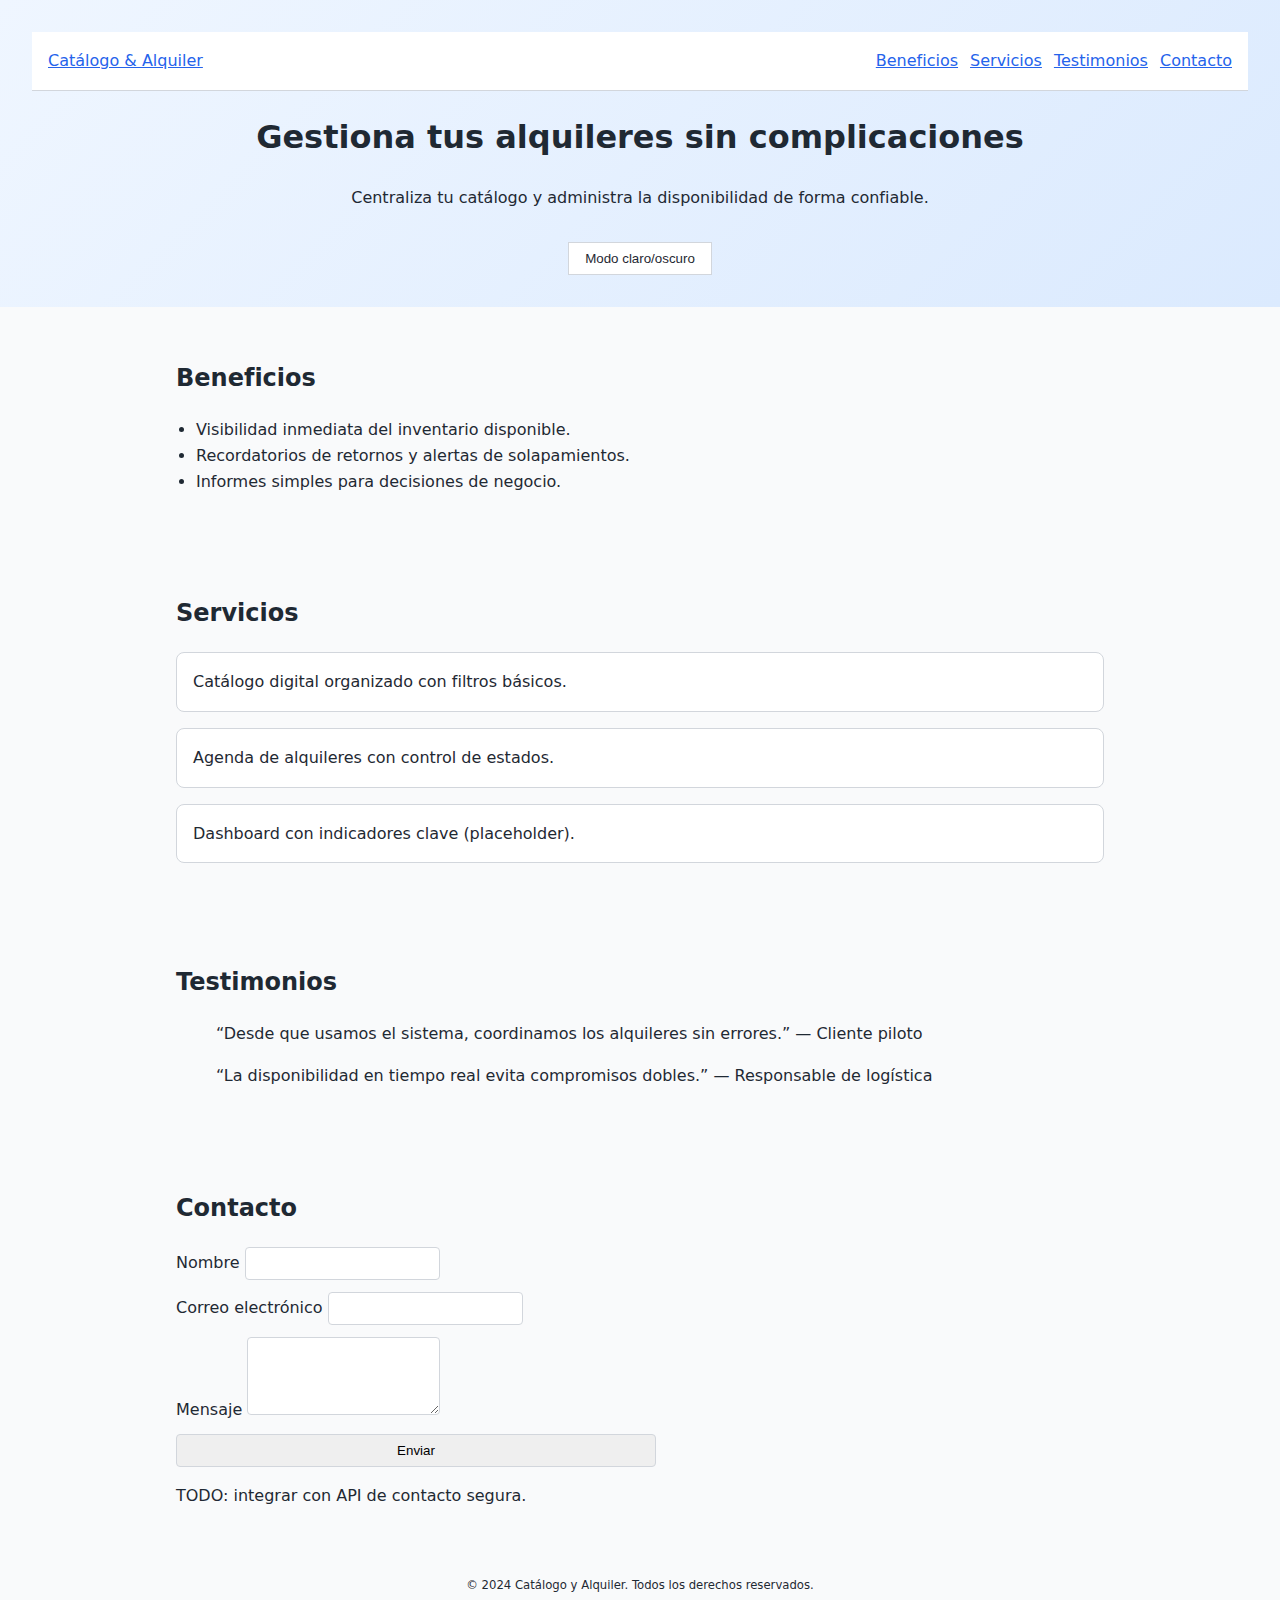
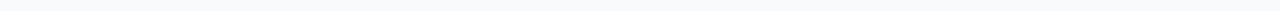
<file: catalogo-alquiler/public/index.html>
<!DOCTYPE html>
<html lang="es">
<head>
  <meta charset="UTF-8">
  <meta name="viewport" content="width=device-width, initial-scale=1.0">
  <title>Catálogo y Alquiler</title>
  <link rel="stylesheet" href="assets/css/styles.css">
</head>
<body>
  <header class="hero" id="inicio">
    <nav class="navbar">
      <a class="navbar__brand" href="#inicio">Catálogo &amp; Alquiler</a>
      <button class="navbar__toggle" data-js="navbar-toggle" aria-expanded="false">☰</button>
      <ul class="navbar__links" data-js="navbar-links">
        <li><a href="#beneficios">Beneficios</a></li>
        <li><a href="#servicios">Servicios</a></li>
        <li><a href="#testimonios">Testimonios</a></li>
        <li><a href="#contacto">Contacto</a></li>
      </ul>
    </nav>
    <div class="hero__content">
      <h1>Gestiona tus alquileres sin complicaciones</h1>
      <p>Centraliza tu catálogo y administra la disponibilidad de forma confiable.</p>
      <button class="mode-toggle" data-js="mode-toggle" type="button">Modo claro/oscuro</button>
    </div>
  </header>

  <main>
    <section id="beneficios" class="section">
      <h2>Beneficios</h2>
      <ul class="section__list">
        <li>Visibilidad inmediata del inventario disponible.</li>
        <li>Recordatorios de retornos y alertas de solapamientos.</li>
        <li>Informes simples para decisiones de negocio.</li>
      </ul>
    </section>

    <section id="servicios" class="section">
      <h2>Servicios</h2>
      <article class="card">Catálogo digital organizado con filtros básicos.</article>
      <article class="card">Agenda de alquileres con control de estados.</article>
      <article class="card">Dashboard con indicadores clave (placeholder).</article>
    </section>

    <section id="testimonios" class="section">
      <h2>Testimonios</h2>
      <blockquote>
        <p>“Desde que usamos el sistema, coordinamos los alquileres sin errores.” — Cliente piloto</p>
      </blockquote>
      <blockquote>
        <p>“La disponibilidad en tiempo real evita compromisos dobles.” — Responsable de logística</p>
      </blockquote>
    </section>

    <section id="contacto" class="section">
      <h2>Contacto</h2>
      <form class="contact-form" aria-label="Formulario de contacto">
        <label>Nombre
          <input type="text" name="nombre" required>
        </label>
        <label>Correo electrónico
          <input type="email" name="correo" required>
        </label>
        <label>Mensaje
          <textarea name="mensaje" rows="4" required></textarea>
        </label>
        <button type="submit">Enviar</button>
      </form>
      <p class="section__note">TODO: integrar con API de contacto segura.</p>
    </section>
  </main>

  <footer class="footer">
    <small>&copy; 2024 Catálogo y Alquiler. Todos los derechos reservados.</small>
  </footer>

  <script src="js/main.js"></script>
</body>
</html>
</file>
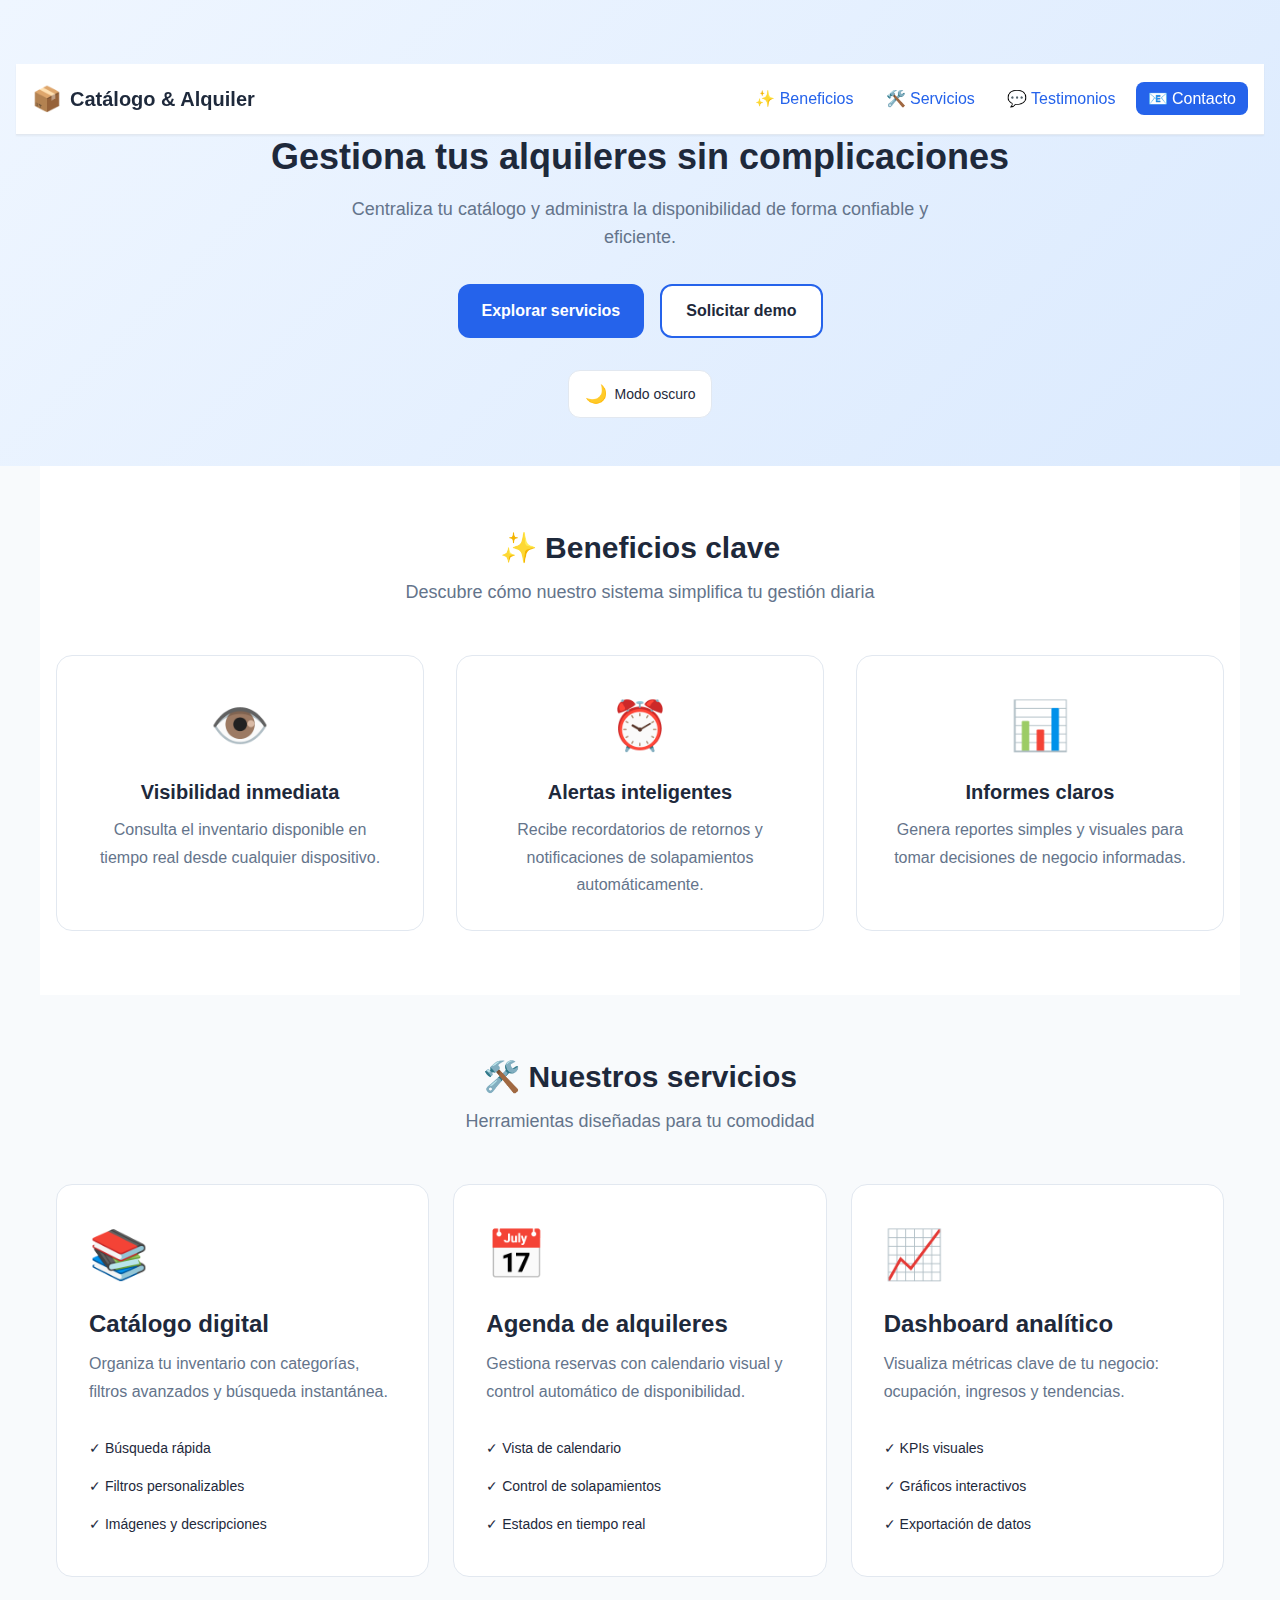
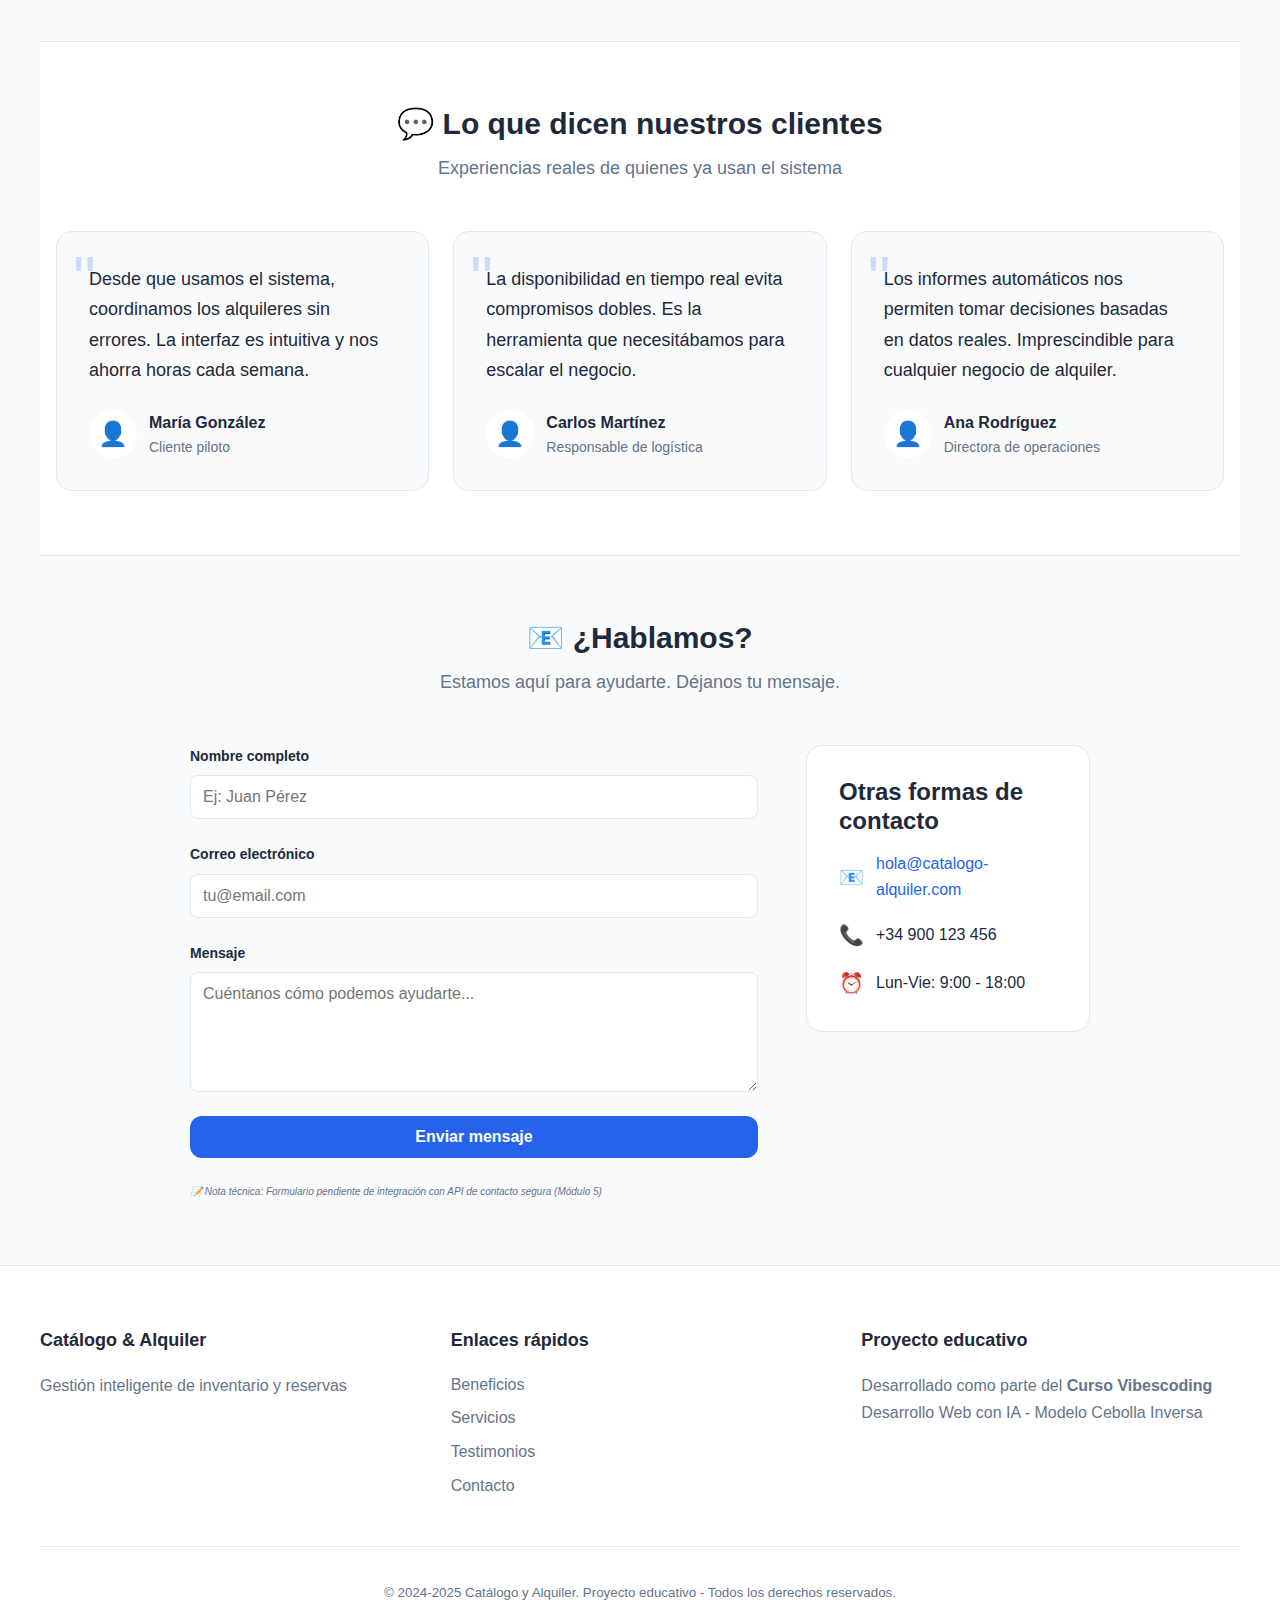
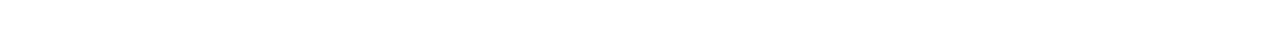
<file: public/index-mejorado.html>
<!DOCTYPE html>
<!-- 
  Catálogo y Alquiler - Aplicación de gestión de inventario
  Curso Vibescoding - Desarrollo Web con IA
  
  Este archivo HTML usa semántica moderna y accesibilidad incorporada.
  Sigue los principios del Módulo 1 (Web Estática) y Módulo 6 (Integración Visual).
-->
<html lang="es">
<head>
  <!-- Metadatos básicos: codificación y viewport para diseño responsive -->
  <meta charset="UTF-8">
  <meta name="viewport" content="width=device-width, initial-scale=1.0">
  
  <!-- SEO y descripción del sitio -->
  <meta name="description" content="Sistema de gestión de catálogo y alquileres. Controla tu inventario sin complicaciones.">
  <meta name="keywords" content="alquiler, catálogo, gestión, inventario">
  
  <title>Catálogo y Alquiler | Gestión de Inventario Inteligente</title>
  
  <!-- Enlace al archivo de estilos CSS -->
  <link rel="stylesheet" href="assets/css/styles.css">
  
  <!-- Favicon para la pestaña del navegador -->
  <link rel="icon" href="favicon.ico" type="image/x-icon">
</head>
<body>
  <!-- 
    CABECERA Y NAVEGACIÓN
    Incluye el menú principal y el hero (sección destacada de bienvenida)
  -->
  <header class="hero" id="inicio">
    <!-- Barra de navegación principal -->
    <nav class="navbar" role="navigation" aria-label="Navegación principal">
      <!-- Logo/marca de la aplicación -->
      <a class="navbar__brand" href="#inicio" aria-label="Inicio">
        <span class="navbar__logo">📦</span>
        Catálogo &amp; Alquiler
      </a>
      
      <!-- Botón hamburguesa para menú móvil (solo visible en pantallas pequeñas) -->
      <button 
        class="navbar__toggle" 
        data-js="navbar-toggle" 
        aria-expanded="false"
        aria-label="Abrir menú de navegación"
      >
        <span class="navbar__toggle-icon">☰</span>
      </button>
      
      <!-- Enlaces de navegación -->
      <ul class="navbar__links" data-js="navbar-links" role="list">
        <li><a href="#beneficios" class="navbar__link">✨ Beneficios</a></li>
        <li><a href="#servicios" class="navbar__link">🛠️ Servicios</a></li>
        <li><a href="#testimonios" class="navbar__link">💬 Testimonios</a></li>
        <li><a href="#contacto" class="navbar__link navbar__link--cta">📧 Contacto</a></li>
      </ul>
    </nav>
    
    <!-- Sección Hero: mensaje principal de bienvenida -->
    <div class="hero__content">
      <h1 class="hero__title">Gestiona tus alquileres sin complicaciones</h1>
      <p class="hero__subtitle">Centraliza tu catálogo y administra la disponibilidad de forma confiable y eficiente.</p>
      
      <!-- Botones de acción principales (CTAs) -->
      <div class="hero__actions">
        <a href="#servicios" class="btn btn--primary">Explorar servicios</a>
        <a href="#contacto" class="btn btn--secondary">Solicitar demo</a>
      </div>
      
      <!-- Toggle de modo oscuro/claro -->
      <button 
        class="mode-toggle" 
        data-js="mode-toggle" 
        type="button"
        aria-label="Alternar modo oscuro/claro"
      >
        <span class="mode-toggle__icon">🌙</span>
        <span class="mode-toggle__text">Modo oscuro</span>
      </button>
    </div>
  </header>

  <!-- 
    CONTENIDO PRINCIPAL
    Contiene todas las secciones de información del sitio
  -->
  <main>
    <!-- 
      SECCIÓN: BENEFICIOS
      Explica las ventajas de usar el sistema
    -->
    <section id="beneficios" class="section section--highlight">
      <div class="section__header">
        <h2 class="section__title">✨ Beneficios clave</h2>
        <p class="section__subtitle">Descubre cómo nuestro sistema simplifica tu gestión diaria</p>
      </div>
      
      <!-- Lista de beneficios con iconos visuales -->
      <div class="benefits-grid">
        <div class="benefit-card">
          <div class="benefit-card__icon">👁️</div>
          <h3 class="benefit-card__title">Visibilidad inmediata</h3>
          <p class="benefit-card__text">Consulta el inventario disponible en tiempo real desde cualquier dispositivo.</p>
        </div>
        
        <div class="benefit-card">
          <div class="benefit-card__icon">⏰</div>
          <h3 class="benefit-card__title">Alertas inteligentes</h3>
          <p class="benefit-card__text">Recibe recordatorios de retornos y notificaciones de solapamientos automáticamente.</p>
        </div>
        
        <div class="benefit-card">
          <div class="benefit-card__icon">📊</div>
          <h3 class="benefit-card__title">Informes claros</h3>
          <p class="benefit-card__text">Genera reportes simples y visuales para tomar decisiones de negocio informadas.</p>
        </div>
      </div>
    </section>

    <!-- 
      SECCIÓN: SERVICIOS
      Describe los servicios que ofrece la plataforma
    -->
    <section id="servicios" class="section">
      <div class="section__header">
        <h2 class="section__title">🛠️ Nuestros servicios</h2>
        <p class="section__subtitle">Herramientas diseñadas para tu comodidad</p>
      </div>
      
      <!-- Grid de tarjetas de servicios -->
      <div class="services-grid">
        <article class="service-card">
          <div class="service-card__icon">📚</div>
          <h3 class="service-card__title">Catálogo digital</h3>
          <p class="service-card__description">
            Organiza tu inventario con categorías, filtros avanzados y búsqueda instantánea.
          </p>
          <ul class="service-card__features">
            <li>✓ Búsqueda rápida</li>
            <li>✓ Filtros personalizables</li>
            <li>✓ Imágenes y descripciones</li>
          </ul>
        </article>
        
        <article class="service-card">
          <div class="service-card__icon">📅</div>
          <h3 class="service-card__title">Agenda de alquileres</h3>
          <p class="service-card__description">
            Gestiona reservas con calendario visual y control automático de disponibilidad.
          </p>
          <ul class="service-card__features">
            <li>✓ Vista de calendario</li>
            <li>✓ Control de solapamientos</li>
            <li>✓ Estados en tiempo real</li>
          </ul>
        </article>
        
        <article class="service-card">
          <div class="service-card__icon">📈</div>
          <h3 class="service-card__title">Dashboard analítico</h3>
          <p class="service-card__description">
            Visualiza métricas clave de tu negocio: ocupación, ingresos y tendencias.
          </p>
          <ul class="service-card__features">
            <li>✓ KPIs visuales</li>
            <li>✓ Gráficos interactivos</li>
            <li>✓ Exportación de datos</li>
          </ul>
        </article>
      </div>
    </section>

    <!-- 
      SECCIÓN: TESTIMONIOS
      Muestra opiniones de clientes reales para generar confianza
    -->
    <section id="testimonios" class="section section--dark">
      <div class="section__header">
        <h2 class="section__title">💬 Lo que dicen nuestros clientes</h2>
        <p class="section__subtitle">Experiencias reales de quienes ya usan el sistema</p>
      </div>
      
      <!-- Grid de testimonios -->
      <div class="testimonials-grid">
        <blockquote class="testimonial-card">
          <div class="testimonial-card__quote">"</div>
          <p class="testimonial-card__text">
            Desde que usamos el sistema, coordinamos los alquileres sin errores. 
            La interfaz es intuitiva y nos ahorra horas cada semana.
          </p>
          <footer class="testimonial-card__author">
            <div class="testimonial-card__avatar">👤</div>
            <div>
              <cite class="testimonial-card__name">María González</cite>
              <p class="testimonial-card__role">Cliente piloto</p>
            </div>
          </footer>
        </blockquote>
        
        <blockquote class="testimonial-card">
          <div class="testimonial-card__quote">"</div>
          <p class="testimonial-card__text">
            La disponibilidad en tiempo real evita compromisos dobles. 
            Es la herramienta que necesitábamos para escalar el negocio.
          </p>
          <footer class="testimonial-card__author">
            <div class="testimonial-card__avatar">👤</div>
            <div>
              <cite class="testimonial-card__name">Carlos Martínez</cite>
              <p class="testimonial-card__role">Responsable de logística</p>
            </div>
          </footer>
        </blockquote>
        
        <blockquote class="testimonial-card">
          <div class="testimonial-card__quote">"</div>
          <p class="testimonial-card__text">
            Los informes automáticos nos permiten tomar decisiones basadas en datos reales. 
            Imprescindible para cualquier negocio de alquiler.
          </p>
          <footer class="testimonial-card__author">
            <div class="testimonial-card__avatar">👤</div>
            <div>
              <cite class="testimonial-card__name">Ana Rodríguez</cite>
              <p class="testimonial-card__role">Directora de operaciones</p>
            </div>
          </footer>
        </blockquote>
      </div>
    </section>

    <!-- 
      SECCIÓN: CONTACTO
      Formulario para que los visitantes se comuniquen
    -->
    <section id="contacto" class="section">
      <div class="section__header">
        <h2 class="section__title">📧 ¿Hablamos?</h2>
        <p class="section__subtitle">Estamos aquí para ayudarte. Déjanos tu mensaje.</p>
      </div>
      
      <div class="contact-wrapper">
        <!-- Formulario de contacto -->
        <form class="contact-form" aria-label="Formulario de contacto" data-js="contact-form">
          <!-- Campo: Nombre -->
          <div class="form-field">
            <label for="nombre" class="form-label">Nombre completo</label>
            <input 
              type="text" 
              id="nombre"
              name="nombre" 
              class="form-input"
              placeholder="Ej: Juan Pérez"
              required
              aria-required="true"
            >
          </div>
          
          <!-- Campo: Correo -->
          <div class="form-field">
            <label for="correo" class="form-label">Correo electrónico</label>
            <input 
              type="email" 
              id="correo"
              name="correo" 
              class="form-input"
              placeholder="tu@email.com"
              required
              aria-required="true"
            >
          </div>
          
          <!-- Campo: Mensaje -->
          <div class="form-field">
            <label for="mensaje" class="form-label">Mensaje</label>
            <textarea 
              id="mensaje"
              name="mensaje" 
              class="form-textarea"
              rows="5"
              placeholder="Cuéntanos cómo podemos ayudarte..."
              required
              aria-required="true"
            ></textarea>
          </div>
          
          <!-- Botón de envío -->
          <button type="submit" class="btn btn--primary btn--full">
            <span>Enviar mensaje</span>
          </button>
          
          <!-- Nota: integración pendiente -->
          <p class="form-note">
            <small>📝 Nota técnica: Formulario pendiente de integración con API de contacto segura (Módulo 5)</small>
          </p>
        </form>
        
        <!-- Información de contacto adicional -->
        <aside class="contact-info">
          <h3 class="contact-info__title">Otras formas de contacto</h3>
          <ul class="contact-info__list">
            <li class="contact-info__item">
              <span class="contact-info__icon">📧</span>
              <a href="mailto:hola@catalogo-alquiler.com">hola@catalogo-alquiler.com</a>
            </li>
            <li class="contact-info__item">
              <span class="contact-info__icon">📞</span>
              <span>+34 900 123 456</span>
            </li>
            <li class="contact-info__item">
              <span class="contact-info__icon">⏰</span>
              <span>Lun-Vie: 9:00 - 18:00</span>
            </li>
          </ul>
        </aside>
      </div>
    </section>
  </main>

  <!-- 
    PIE DE PÁGINA
    Contiene información legal y enlaces adicionales
  -->
  <footer class="footer">
    <div class="footer__content">
      <div class="footer__section">
        <h4 class="footer__title">Catálogo & Alquiler</h4>
        <p class="footer__text">Gestión inteligente de inventario y reservas</p>
      </div>
      
      <div class="footer__section">
        <h4 class="footer__title">Enlaces rápidos</h4>
        <ul class="footer__links">
          <li><a href="#beneficios">Beneficios</a></li>
          <li><a href="#servicios">Servicios</a></li>
          <li><a href="#testimonios">Testimonios</a></li>
          <li><a href="#contacto">Contacto</a></li>
        </ul>
      </div>
      
      <div class="footer__section">
        <h4 class="footer__title">Proyecto educativo</h4>
        <p class="footer__text">
          Desarrollado como parte del <strong>Curso Vibescoding</strong><br>
          Desarrollo Web con IA - Modelo Cebolla Inversa
        </p>
      </div>
    </div>
    
    <div class="footer__bottom">
      <small>&copy; 2024-2025 Catálogo y Alquiler. Proyecto educativo - Todos los derechos reservados.</small>
    </div>
  </footer>

  <!-- Script JavaScript: interactividad del sitio -->
  <script src="js/main.js"></script>
</body>
</html>
</file>
<file: catalogo-alquiler/public/assets/css/styles.css>
:root {
  --color-background: #f9fafb;
  --color-surface: #ffffff;
  --color-text: #1f2933;
  --color-accent: #2563eb;
  --color-accent-contrast: #ffffff;
  --color-border: #d2d6dc;
  --spacing-unit: 1rem;
  --font-family-base: system-ui, -apple-system, BlinkMacSystemFont, "Segoe UI", sans-serif;
}

* {
  box-sizing: border-box;
}

body {
  margin: 0;
  font-family: var(--font-family-base);
  background-color: var(--color-background);
  color: var(--color-text);
  line-height: 1.6;
}

.navbar {
  display: flex;
  justify-content: space-between;
  align-items: center;
  padding: var(--spacing-unit);
  background-color: var(--color-surface);
  border-bottom: 1px solid var(--color-border);
}

.navbar__links {
  display: flex;
  gap: 0.75rem;
  list-style: none;
  margin: 0;
  padding: 0;
}

.navbar__toggle {
  display: none;
}

.hero {
  padding: calc(var(--spacing-unit) * 2);
  text-align: center;
  background: linear-gradient(135deg, #eff6ff, #dbeafe);
}

.mode-toggle {
  margin-top: var(--spacing-unit);
  padding: 0.5rem 1rem;
  border: 1px solid var(--color-border);
  background-color: var(--color-surface);
  color: var(--color-text);
}

.section {
  padding: calc(var(--spacing-unit) * 2) var(--spacing-unit);
  max-width: 960px;
  margin: 0 auto;
}

.section__list {
  padding-left: 1.25rem;
}

.card {
  background-color: var(--color-surface);
  border: 1px solid var(--color-border);
  border-radius: 8px;
  padding: var(--spacing-unit);
  margin-bottom: var(--spacing-unit);
}

.contact-form {
  display: grid;
  gap: 0.75rem;
  max-width: 480px;
}

.contact-form input,
.contact-form textarea,
.contact-form button {
  padding: 0.5rem;
  border-radius: 4px;
  border: 1px solid var(--color-border);
}

.footer {
  text-align: center;
  padding: var(--spacing-unit);
  font-size: 0.875rem;
}

a {
  color: var(--color-accent);
}

a:focus,
button:focus,
input:focus,
textarea:focus {
  outline: 3px solid rgba(37, 99, 235, 0.6);
  outline-offset: 2px;
}

@media (max-width: 768px) {
  .navbar__links {
    display: none;
    flex-direction: column;
    background-color: var(--color-surface);
    padding: var(--spacing-unit);
    position: absolute;
    right: var(--spacing-unit);
    top: 64px;
    border: 1px solid var(--color-border);
    border-radius: 8px;
  }

  .navbar__toggle {
    display: inline-flex;
    align-items: center;
    justify-content: center;
  }
}

/* TODO: revisar contraste y ajustes accesibles para modo oscuro */
</file>
<file: public/assets/css/styles.css>
/**
 * CATÁLOGO Y ALQUILER - ESTILOS PRINCIPALES
 * Curso Vibescoding - Desarrollo Web con IA
 * 
 * Este archivo CSS sigue principios modernos:
 * - Variables CSS (custom properties) para mantener consistencia
 * - Mobile-first responsive design
 * - Modo oscuro con prefers-color-scheme
 * - Componentes modulares reutilizables
 * - Accesibilidad incorporada (contraste, foco visible)
 */

/* ============================================================================
   VARIABLES CSS (DESIGN TOKENS)
   Centralizamos todos los valores de diseño para fácil mantenimiento
   ============================================================================ */

:root {
  /* Paleta de colores - Modo claro */
  --color-primary: #2563eb;          /* Azul principal para CTAs */
  --color-primary-hover: #1d4ed8;    /* Azul más oscuro al pasar el ratón */
  --color-secondary: #64748b;        /* Gris azulado para texto secundario */
  
  --color-background: #f8fafc;       /* Fondo general de la página */
  --color-surface: #ffffff;          /* Fondo de tarjetas y elementos */
  --color-surface-hover: #f1f5f9;    /* Fondo al pasar el ratón */
  
  --color-text: #1e293b;             /* Texto principal (alto contraste) */
  --color-text-muted: #64748b;       /* Texto secundario/descriptivo */
  --color-border: #e2e8f0;           /* Bordes sutiles */
  
  --color-success: #10b981;          /* Verde para éxito */
  --color-warning: #f59e0b;          /* Amarillo para advertencias */
  --color-error: #ef4444;            /* Rojo para errores */
  
  /* Tipografía */
  --font-family-base: -apple-system, BlinkMacSystemFont, 'Segoe UI', 'Roboto', 
                      'Oxygen', 'Ubuntu', 'Cantarell', 'Fira Sans', 'Droid Sans', 
                      'Helvetica Neue', sans-serif;
  --font-family-mono: 'SF Mono', 'Monaco', 'Inconsolata', 'Fira Code', 
                      'Fira Mono', monospace;
  
  /* Tamaños de fuente (escala modular) */
  --font-size-xs: 0.75rem;    /* 12px */
  --font-size-sm: 0.875rem;   /* 14px */
  --font-size-base: 1rem;     /* 16px */
  --font-size-lg: 1.125rem;   /* 18px */
  --font-size-xl: 1.25rem;    /* 20px */
  --font-size-2xl: 1.5rem;    /* 24px */
  --font-size-3xl: 1.875rem;  /* 30px */
  --font-size-4xl: 2.25rem;   /* 36px */
  
  /* Espaciado (sistema de 8px) */
  --space-1: 0.25rem;   /* 4px */
  --space-2: 0.5rem;    /* 8px */
  --space-3: 0.75rem;   /* 12px */
  --space-4: 1rem;      /* 16px */
  --space-6: 1.5rem;    /* 24px */
  --space-8: 2rem;      /* 32px */
  --space-12: 3rem;     /* 48px */
  --space-16: 4rem;     /* 64px */
  --space-24: 6rem;     /* 96px */
  
  /* Bordes redondeados */
  --radius-sm: 0.25rem;   /* 4px */
  --radius-md: 0.5rem;    /* 8px */
  --radius-lg: 0.75rem;   /* 12px */
  --radius-xl: 1rem;      /* 16px */
  --radius-full: 9999px;  /* Completamente redondo */
  
  /* Sombras */
  --shadow-sm: 0 1px 2px 0 rgba(0, 0, 0, 0.05);
  --shadow-md: 0 4px 6px -1px rgba(0, 0, 0, 0.1), 
               0 2px 4px -1px rgba(0, 0, 0, 0.06);
  --shadow-lg: 0 10px 15px -3px rgba(0, 0, 0, 0.1), 
               0 4px 6px -2px rgba(0, 0, 0, 0.05);
  --shadow-xl: 0 20px 25px -5px rgba(0, 0, 0, 0.1), 
               0 10px 10px -5px rgba(0, 0, 0, 0.04);
  
  /* Transiciones */
  --transition-fast: 150ms ease-in-out;
  --transition-base: 250ms ease-in-out;
  --transition-slow: 350ms ease-in-out;
  
  /* Contenedor máximo */
  --container-max-width: 1200px;
  --container-padding: var(--space-4);
}

/* Modo oscuro: se activa automáticamente según preferencias del sistema */
@media (prefers-color-scheme: dark) {
  :root {
    --color-primary: #3b82f6;
    --color-primary-hover: #2563eb;
    --color-secondary: #94a3b8;
    
    --color-background: #0f172a;
    --color-surface: #1e293b;
    --color-surface-hover: #334155;
    
    --color-text: #f1f5f9;
    --color-text-muted: #94a3b8;
    --color-border: #334155;
  }
}

/* Modo oscuro activado manualmente con clase o atributo data */
[data-theme="dark"] {
  --color-primary: #3b82f6;
  --color-primary-hover: #2563eb;
  --color-secondary: #94a3b8;
  
  --color-background: #0f172a;
  --color-surface: #1e293b;
  --color-surface-hover: #334155;
  
  --color-text: #f1f5f9;
  --color-text-muted: #94a3b8;
  --color-border: #334155;
}

/* ============================================================================
   RESET Y BASE
   Normalizamos estilos del navegador para consistencia
   ============================================================================ */

*, *::before, *::after {
  box-sizing: border-box; /* Incluye padding y border en el ancho total */
  margin: 0;
  padding: 0;
}

html {
  /* Scroll suave al hacer clic en enlaces internos */
  scroll-behavior: smooth;
  /* Previene ajuste automático del tamaño de fuente en móviles */
  -webkit-text-size-adjust: 100%;
}

body {
  font-family: var(--font-family-base);
  font-size: var(--font-size-base);
  line-height: 1.6;
  color: var(--color-text);
  background-color: var(--color-background);
  /* Mejora el renderizado de fuentes */
  -webkit-font-smoothing: antialiased;
  -moz-osx-font-smoothing: grayscale;
}

/* Mejora la legibilidad de texto largo */
p, li, blockquote {
  max-width: 65ch; /* Máximo 65 caracteres de ancho para lectura óptima */
}

/* Tipografía: encabezados */
h1, h2, h3, h4, h5, h6 {
  line-height: 1.2;
  font-weight: 700;
  margin-bottom: var(--space-4);
  color: var(--color-text);
}

h1 { font-size: var(--font-size-4xl); }
h2 { font-size: var(--font-size-3xl); }
h3 { font-size: var(--font-size-2xl); }
h4 { font-size: var(--font-size-xl); }

/* Enlaces */
a {
  color: var(--color-primary);
  text-decoration: none;
  transition: color var(--transition-fast);
}

a:hover {
  color: var(--color-primary-hover);
  text-decoration: underline;
}

/* Estados de foco: crítico para accesibilidad con teclado */
a:focus-visible,
button:focus-visible,
input:focus-visible,
textarea:focus-visible,
select:focus-visible {
  outline: 3px solid var(--color-primary);
  outline-offset: 2px;
  border-radius: var(--radius-sm);
}

/* Listas sin estilo por defecto (se agregan estilos específicos después) */
ul, ol {
  list-style: none;
}

/* Imágenes responsive por defecto */
img, picture, video, canvas, svg {
  display: block;
  max-width: 100%;
  height: auto;
}

/* ============================================================================
   NAVEGACIÓN
   Barra de navegación sticky con menú responsive
   ============================================================================ */

.navbar {
  position: sticky;
  top: 0;
  z-index: 100; /* Siempre encima de otros elementos */
  display: flex;
  align-items: center;
  justify-content: space-between;
  padding: var(--space-4) var(--container-padding);
  background-color: var(--color-surface);
  border-bottom: 1px solid var(--color-border);
  box-shadow: var(--shadow-sm);
  /* Efecto glassmorphism (vidrio esmerilado) */
  backdrop-filter: blur(10px);
}

.navbar__brand {
  display: flex;
  align-items: center;
  gap: var(--space-2);
  font-size: var(--font-size-xl);
  font-weight: 700;
  color: var(--color-text);
  text-decoration: none;
}

.navbar__brand:hover {
  text-decoration: none;
  color: var(--color-primary);
}

.navbar__logo {
  font-size: var(--font-size-2xl);
}

/* Menú de navegación (desktop) */
.navbar__links {
  display: flex;
  align-items: center;
  gap: var(--space-2);
  list-style: none;
}

.navbar__link {
  padding: var(--space-2) var(--space-3);
  border-radius: var(--radius-md);
  transition: background-color var(--transition-fast);
  font-weight: 500;
}

.navbar__link:hover {
  background-color: var(--color-surface-hover);
  text-decoration: none;
}

/* CTA destacado en el menú */
.navbar__link--cta {
  background-color: var(--color-primary);
  color: white;
}

.navbar__link--cta:hover {
  background-color: var(--color-primary-hover);
}

/* Botón hamburguesa (solo visible en móvil) */
.navbar__toggle {
  display: none; /* Oculto por defecto en desktop */
  background: none;
  border: 1px solid var(--color-border);
  padding: var(--space-2);
  border-radius: var(--radius-md);
  cursor: pointer;
  font-size: var(--font-size-2xl);
  color: var(--color-text);
  transition: background-color var(--transition-fast);
}

.navbar__toggle:hover {
  background-color: var(--color-surface-hover);
}

/* ============================================================================
   SECCIÓN HERO
   Cabecera principal con gradiente y CTAs
   ============================================================================ */

.hero {
  background: linear-gradient(135deg, #eff6ff 0%, #dbeafe 100%);
  padding: var(--space-16) var(--container-padding) var(--space-12);
  text-align: center;
}

/* Modo oscuro: gradiente adaptado */
@media (prefers-color-scheme: dark) {
  .hero {
    background: linear-gradient(135deg, #1e3a8a 0%, #1e40af 100%);
  }
}

[data-theme="dark"] .hero {
  background: linear-gradient(135deg, #1e3a8a 0%, #1e40af 100%);
}

.hero__content {
  max-width: 800px;
  margin: 0 auto;
}

.hero__title {
  font-size: clamp(var(--font-size-3xl), 5vw, var(--font-size-4xl));
  margin-bottom: var(--space-4);
  color: var(--color-text);
}

.hero__subtitle {
  font-size: var(--font-size-lg);
  color: var(--color-text-muted);
  margin-bottom: var(--space-8);
  max-width: 600px;
  margin-left: auto;
  margin-right: auto;
}

/* Grupo de botones de acción */
.hero__actions {
  display: flex;
  gap: var(--space-4);
  justify-content: center;
  flex-wrap: wrap;
  margin-bottom: var(--space-8);
}

/* Toggle de modo oscuro/claro */
.mode-toggle {
  display: inline-flex;
  align-items: center;
  gap: var(--space-2);
  padding: var(--space-3) var(--space-4);
  background-color: var(--color-surface);
  border: 1px solid var(--color-border);
  border-radius: var(--radius-lg);
  cursor: pointer;
  transition: all var(--transition-base);
  font-size: var(--font-size-sm);
  color: var(--color-text);
}

.mode-toggle:hover {
  background-color: var(--color-surface-hover);
  transform: translateY(-2px);
  box-shadow: var(--shadow-md);
}

.mode-toggle__icon {
  font-size: var(--font-size-lg);
}

/* ============================================================================
   BOTONES
   Sistema de botones reutilizable
   ============================================================================ */

.btn {
  display: inline-flex;
  align-items: center;
  justify-content: center;
  gap: var(--space-2);
  padding: var(--space-3) var(--space-6);
  border: none;
  border-radius: var(--radius-lg);
  font-size: var(--font-size-base);
  font-weight: 600;
  cursor: pointer;
  transition: all var(--transition-base);
  text-decoration: none;
  white-space: nowrap;
}

.btn:hover {
  transform: translateY(-2px);
  box-shadow: var(--shadow-lg);
  text-decoration: none;
}

.btn:active {
  transform: translateY(0);
}

/* Variantes de botón */
.btn--primary {
  background-color: var(--color-primary);
  color: white;
}

.btn--primary:hover {
  background-color: var(--color-primary-hover);
  color: white;
}

.btn--secondary {
  background-color: var(--color-surface);
  color: var(--color-text);
  border: 2px solid var(--color-primary);
}

.btn--secondary:hover {
  background-color: var(--color-primary);
  color: white;
}

.btn--full {
  width: 100%;
}

/* ============================================================================
   SECCIONES
   Layout común para todas las secciones de contenido
   ============================================================================ */

.section {
  padding: var(--space-16) var(--container-padding);
  max-width: var(--container-max-width);
  margin: 0 auto;
}

.section--highlight {
  background-color: var(--color-surface);
}

.section--dark {
  background-color: var(--color-surface);
  border-top: 1px solid var(--color-border);
  border-bottom: 1px solid var(--color-border);
}

.section__header {
  text-align: center;
  margin-bottom: var(--space-12);
}

.section__title {
  margin-bottom: var(--space-3);
}

.section__subtitle {
  font-size: var(--font-size-lg);
  color: var(--color-text-muted);
  max-width: 600px;
  margin: 0 auto;
}

/* ============================================================================
   TARJETAS DE BENEFICIOS
   Grid responsive para mostrar ventajas
   ============================================================================ */

.benefits-grid {
  display: grid;
  grid-template-columns: repeat(auto-fit, minmax(280px, 1fr));
  gap: var(--space-8);
}

.benefit-card {
  text-align: center;
  padding: var(--space-8);
  border-radius: var(--radius-xl);
  background-color: var(--color-surface);
  border: 1px solid var(--color-border);
  transition: all var(--transition-base);
}

.benefit-card:hover {
  transform: translateY(-4px);
  box-shadow: var(--shadow-xl);
  border-color: var(--color-primary);
}

.benefit-card__icon {
  font-size: 3rem;
  margin-bottom: var(--space-4);
}

.benefit-card__title {
  font-size: var(--font-size-xl);
  margin-bottom: var(--space-3);
}

.benefit-card__text {
  color: var(--color-text-muted);
  line-height: 1.7;
}

/* ============================================================================
   TARJETAS DE SERVICIOS
   Diseño más detallado con listas de características
   ============================================================================ */

.services-grid {
  display: grid;
  grid-template-columns: repeat(auto-fit, minmax(320px, 1fr));
  gap: var(--space-6);
}

.service-card {
  padding: var(--space-8);
  background-color: var(--color-surface);
  border: 1px solid var(--color-border);
  border-radius: var(--radius-xl);
  transition: all var(--transition-base);
}

.service-card:hover {
  transform: translateY(-4px);
  box-shadow: var(--shadow-xl);
  border-color: var(--color-primary);
}

.service-card__icon {
  font-size: 3rem;
  margin-bottom: var(--space-4);
}

.service-card__title {
  font-size: var(--font-size-2xl);
  margin-bottom: var(--space-3);
}

.service-card__description {
  color: var(--color-text-muted);
  margin-bottom: var(--space-6);
  line-height: 1.7;
}

.service-card__features {
  list-style: none;
  padding: 0;
}

.service-card__features li {
  padding: var(--space-2) 0;
  color: var(--color-text);
  font-size: var(--font-size-sm);
}

/* ============================================================================
   TESTIMONIOS
   Tarjetas de citas con diseño elegante
   ============================================================================ */

.testimonials-grid {
  display: grid;
  grid-template-columns: repeat(auto-fit, minmax(300px, 1fr));
  gap: var(--space-6);
}

.testimonial-card {
  padding: var(--space-8);
  background-color: var(--color-background);
  border: 1px solid var(--color-border);
  border-radius: var(--radius-xl);
  position: relative;
}

.testimonial-card__quote {
  font-size: 4rem;
  line-height: 1;
  color: var(--color-primary);
  opacity: 0.2;
  position: absolute;
  top: var(--space-4);
  left: var(--space-4);
}

.testimonial-card__text {
  font-size: var(--font-size-lg);
  line-height: 1.7;
  color: var(--color-text);
  margin-bottom: var(--space-6);
  position: relative;
  z-index: 1;
}

.testimonial-card__author {
  display: flex;
  align-items: center;
  gap: var(--space-3);
}

.testimonial-card__avatar {
  width: 48px;
  height: 48px;
  border-radius: var(--radius-full);
  background-color: var(--color-surface);
  display: flex;
  align-items: center;
  justify-content: center;
  font-size: var(--font-size-2xl);
}

.testimonial-card__name {
  font-weight: 700;
  font-style: normal;
  display: block;
  color: var(--color-text);
}

.testimonial-card__role {
  font-size: var(--font-size-sm);
  color: var(--color-text-muted);
  margin: 0;
}

/* ============================================================================
   FORMULARIO DE CONTACTO
   Layout de dos columnas con formulario e información
   ============================================================================ */

.contact-wrapper {
  display: grid;
  grid-template-columns: 1fr;
  gap: var(--space-12);
  max-width: 900px;
  margin: 0 auto;
}

@media (min-width: 768px) {
  .contact-wrapper {
    grid-template-columns: 2fr 1fr;
  }
}

.contact-form {
  display: flex;
  flex-direction: column;
  gap: var(--space-6);
}

/* Campos del formulario */
.form-field {
  display: flex;
  flex-direction: column;
  gap: var(--space-2);
}

.form-label {
  font-weight: 600;
  color: var(--color-text);
  font-size: var(--font-size-sm);
}

.form-input,
.form-textarea {
  padding: var(--space-3);
  border: 1px solid var(--color-border);
  border-radius: var(--radius-md);
  font-family: inherit;
  font-size: var(--font-size-base);
  color: var(--color-text);
  background-color: var(--color-surface);
  transition: border-color var(--transition-fast);
}

.form-input:hover,
.form-textarea:hover {
  border-color: var(--color-primary);
}

.form-input:focus,
.form-textarea:focus {
  outline: none;
  border-color: var(--color-primary);
  box-shadow: 0 0 0 3px rgba(37, 99, 235, 0.1);
}

.form-textarea {
  resize: vertical;
  min-height: 120px;
}

.form-note {
  font-size: var(--font-size-xs);
  color: var(--color-text-muted);
  font-style: italic;
}

/* Información de contacto lateral */
.contact-info {
  padding: var(--space-8);
  background-color: var(--color-surface);
  border: 1px solid var(--color-border);
  border-radius: var(--radius-xl);
  height: fit-content;
}

.contact-info__title {
  margin-bottom: var(--space-4);
}

.contact-info__list {
  display: flex;
  flex-direction: column;
  gap: var(--space-4);
}

.contact-info__item {
  display: flex;
  align-items: center;
  gap: var(--space-3);
}

.contact-info__icon {
  font-size: var(--font-size-xl);
}

/* ============================================================================
   FOOTER
   Pie de página con columnas de información
   ============================================================================ */

.footer {
  background-color: var(--color-surface);
  border-top: 1px solid var(--color-border);
  padding: var(--space-16) var(--container-padding) var(--space-8);
}

.footer__content {
  max-width: var(--container-max-width);
  margin: 0 auto var(--space-12);
  display: grid;
  grid-template-columns: repeat(auto-fit, minmax(250px, 1fr));
  gap: var(--space-8);
}

.footer__section {
  display: flex;
  flex-direction: column;
  gap: var(--space-3);
}

.footer__title {
  font-size: var(--font-size-lg);
  font-weight: 700;
  margin-bottom: var(--space-2);
}

.footer__text {
  color: var(--color-text-muted);
  line-height: 1.7;
}

.footer__links {
  display: flex;
  flex-direction: column;
  gap: var(--space-2);
}

.footer__links a {
  color: var(--color-text-muted);
  transition: color var(--transition-fast);
}

.footer__links a:hover {
  color: var(--color-primary);
  text-decoration: none;
}

.footer__bottom {
  max-width: var(--container-max-width);
  margin: 0 auto;
  padding-top: var(--space-8);
  border-top: 1px solid var(--color-border);
  text-align: center;
  color: var(--color-text-muted);
}

/* ============================================================================
   RESPONSIVE - MOBILE
   Ajustes para pantallas pequeñas
   ============================================================================ */

@media (max-width: 768px) {
  /* Menú hamburguesa visible */
  .navbar__toggle {
    display: block;
  }
  
  /* Menú oculto por defecto en móvil */
  .navbar__links {
    display: none;
    position: absolute;
    top: 100%;
    right: var(--space-4);
    flex-direction: column;
    background-color: var(--color-surface);
    border: 1px solid var(--color-border);
    border-radius: var(--radius-lg);
    padding: var(--space-4);
    box-shadow: var(--shadow-xl);
    min-width: 200px;
  }
  
  /* Clase para mostrar menú (agregada por JavaScript) */
  .navbar__links--visible {
    display: flex;
  }
  
  /* Ajustes de hero para móvil */
  .hero {
    padding: var(--space-12) var(--container-padding) var(--space-8);
  }
  
  .hero__actions {
    flex-direction: column;
    width: 100%;
  }
  
  .btn {
    width: 100%;
  }
  
  /* Tipografía más pequeña en móvil */
  h1 { font-size: var(--font-size-3xl); }
  h2 { font-size: var(--font-size-2xl); }
  
  /* Espaciado reducido en secciones */
  .section {
    padding: var(--space-12) var(--container-padding);
  }
  
  /* Footer en una sola columna */
  .footer__content {
    grid-template-columns: 1fr;
  }
}

/* ============================================================================
   ANIMACIONES Y ESTADOS DE CARGA (OPCIONAL)
   ============================================================================ */

/* Animación de fade-in para elementos que entran en pantalla */
@keyframes fadeIn {
  from {
    opacity: 0;
    transform: translateY(20px);
  }
  to {
    opacity: 1;
    transform: translateY(0);
  }
}

/* Aplicar animación cuando el elemento esté visible */
.animate-in {
  animation: fadeIn var(--transition-slow) ease-out;
}

/* Estado de carga (spinner) */
@keyframes spin {
  to { transform: rotate(360deg); }
}

.loading-spinner {
  display: inline-block;
  width: 24px;
  height: 24px;
  border: 3px solid var(--color-border);
  border-top-color: var(--color-primary);
  border-radius: var(--radius-full);
  animation: spin 0.8s linear infinite;
}

/* ============================================================================
   UTILIDADES
   Clases helper para casos específicos
   ============================================================================ */

.sr-only {
  /* Screen reader only: oculta visualmente pero accesible para lectores */
  position: absolute;
  width: 1px;
  height: 1px;
  padding: 0;
  margin: -1px;
  overflow: hidden;
  clip: rect(0, 0, 0, 0);
  white-space: nowrap;
  border-width: 0;
}

.text-center { text-align: center; }
.text-muted { color: var(--color-text-muted); }

/* Márgenes automáticos */
.mx-auto { margin-left: auto; margin-right: auto; }
.my-auto { margin-top: auto; margin-bottom: auto; }

/* Display utilities */
.hidden { display: none; }
.block { display: block; }
.flex { display: flex; }
.grid { display: grid; }

/* ============================================================================
   MODO IMPRESIÓN
   Estilos optimizados para cuando el usuario imprime la página
   ============================================================================ */

@media print {
  /* Ocultar elementos no necesarios en impresión */
  .navbar__toggle,
  .mode-toggle,
  .btn,
  .hero__actions {
    display: none;
  }
  
  /* Ajustar colores para impresión */
  * {
    color: #000 !important;
    background: #fff !important;
  }
  
  /* Evitar saltos de página dentro de elementos */
  .benefit-card,
  .service-card,
  .testimonial-card {
    page-break-inside: avoid;
  }
}
</file>
